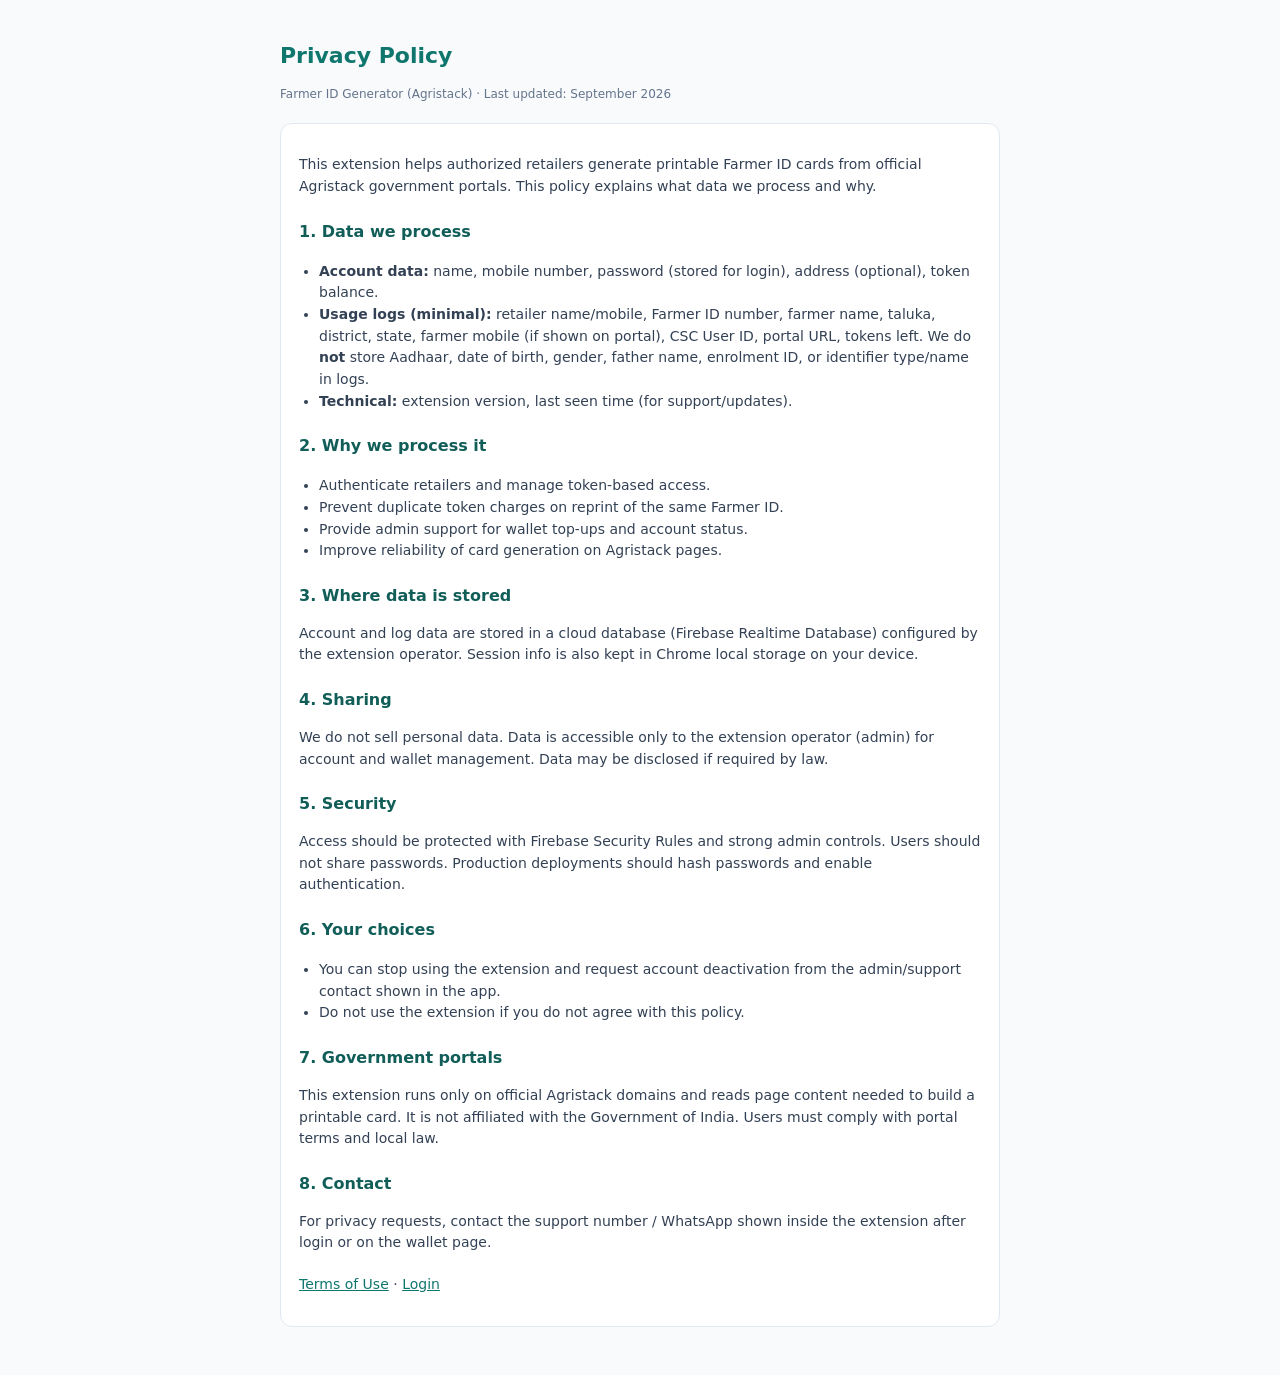
<file: privacy.html>
<!DOCTYPE html>
<html lang="hi">
<head>
  <meta charset="UTF-8">
  <meta name="viewport" content="width=device-width, initial-scale=1.0">
  <title>Privacy Policy · Farmer ID Pro</title>
  <style>
    body { font-family: system-ui, Segoe UI, sans-serif; max-width: 720px; margin: 0 auto; padding: 24px 16px 48px; color: #0f172a; line-height: 1.55; background: #f8fafc; }
    h1 { font-size: 22px; color: #0f766e; margin-bottom: 8px; }
    h2 { font-size: 16px; margin: 22px 0 8px; color: #115e59; }
    p, li { font-size: 14px; color: #334155; }
    ul { padding-left: 20px; }
    .meta { font-size: 12px; color: #64748b; margin-bottom: 20px; }
    a { color: #0f766e; }
    .box { background: #fff; border: 1px solid #e2e8f0; border-radius: 12px; padding: 16px 18px; margin-top: 12px; }
  </style>
</head>
<body>
  <h1>Privacy Policy</h1>
  <p class="meta">Farmer ID Generator (Agristack) · Last updated: September 2026</p>
  <div class="box">
    <p>This extension helps authorized retailers generate printable Farmer ID cards from official Agristack government portals. This policy explains what data we process and why.</p>

    <h2>1. Data we process</h2>
    <ul>
      <li><b>Account data:</b> name, mobile number, password (stored for login), address (optional), token balance.</li>
      <li><b>Usage logs (minimal):</b> retailer name/mobile, Farmer ID number, farmer name, taluka, district, state, farmer mobile (if shown on portal), CSC User ID, portal URL, tokens left. We do <b>not</b> store Aadhaar, date of birth, gender, father name, enrolment ID, or identifier type/name in logs.</li>
      <li><b>Technical:</b> extension version, last seen time (for support/updates).</li>
    </ul>

    <h2>2. Why we process it</h2>
    <ul>
      <li>Authenticate retailers and manage token-based access.</li>
      <li>Prevent duplicate token charges on reprint of the same Farmer ID.</li>
      <li>Provide admin support for wallet top-ups and account status.</li>
      <li>Improve reliability of card generation on Agristack pages.</li>
    </ul>

    <h2>3. Where data is stored</h2>
    <p>Account and log data are stored in a cloud database (Firebase Realtime Database) configured by the extension operator. Session info is also kept in Chrome local storage on your device.</p>

    <h2>4. Sharing</h2>
    <p>We do not sell personal data. Data is accessible only to the extension operator (admin) for account and wallet management. Data may be disclosed if required by law.</p>

    <h2>5. Security</h2>
    <p>Access should be protected with Firebase Security Rules and strong admin controls. Users should not share passwords. Production deployments should hash passwords and enable authentication.</p>

    <h2>6. Your choices</h2>
    <ul>
      <li>You can stop using the extension and request account deactivation from the admin/support contact shown in the app.</li>
      <li>Do not use the extension if you do not agree with this policy.</li>
    </ul>

    <h2>7. Government portals</h2>
    <p>This extension runs only on official Agristack domains and reads page content needed to build a printable card. It is not affiliated with the Government of India. Users must comply with portal terms and local law.</p>

    <h2>8. Contact</h2>
    <p>For privacy requests, contact the support number / WhatsApp shown inside the extension after login or on the wallet page.</p>

    <p style="margin-top:20px"><a href="terms.html">Terms of Use</a> · <a href="login.html">Login</a></p>
  </div>
</body>
</html>
</file>
